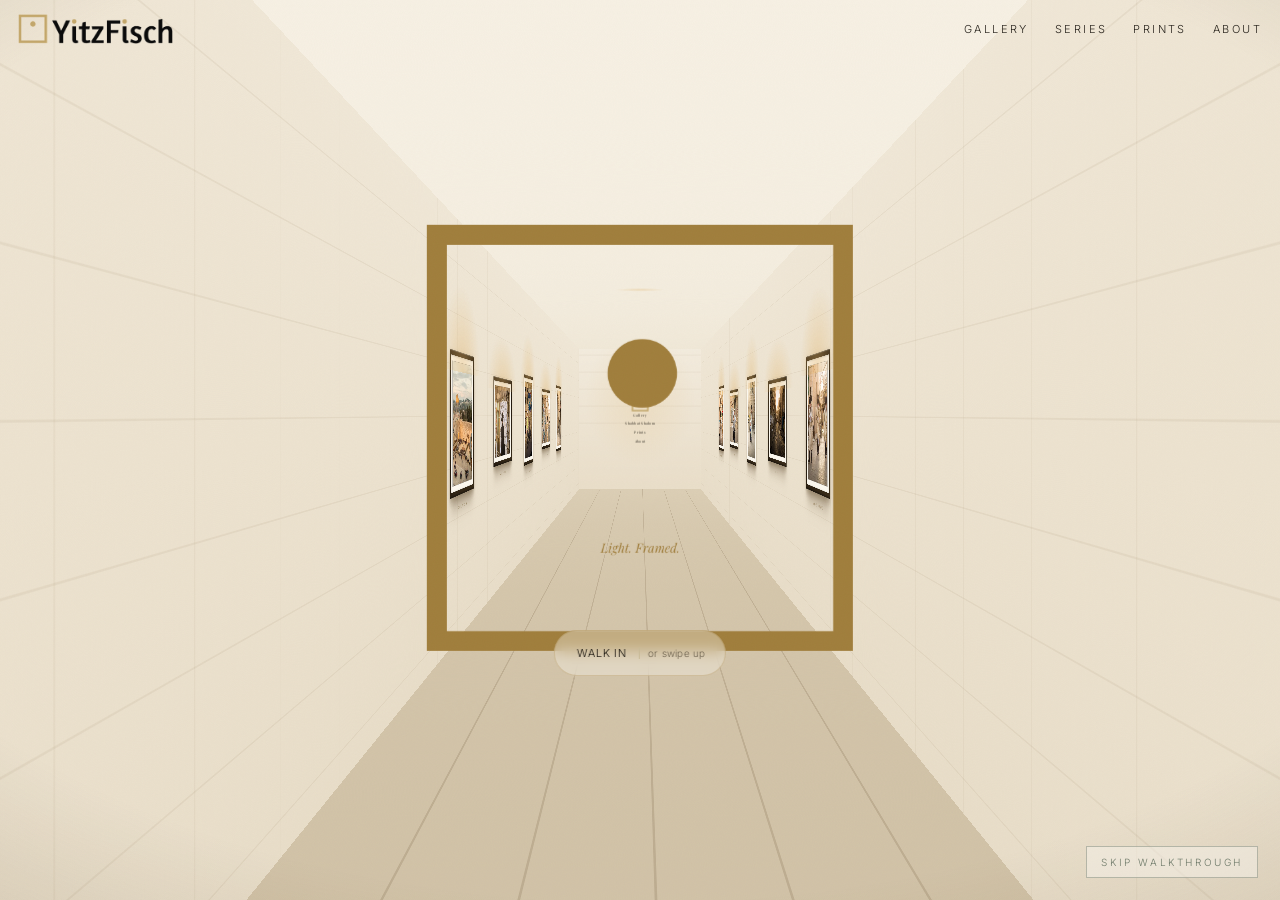
<file: index.html>
<!doctype html>
<html lang="en"><head><meta charset="utf-8"><meta name="viewport" content="width=device-width,initial-scale=1"><title>Yitz Fisch | Jerusalem &amp; Israel Fine Art Photography Prints</title><meta name="description" content="Signed fine art street and landscape photography prints of Jerusalem, the Old City and Israel by Yitz Fisch, on paper, canvas, metal and acrylic."><meta property="og:type" content="website"><meta property="og:title" content="Yitz Fisch | Jerusalem &amp; Israel Fine Art Photography Prints"><meta property="og:description" content="Signed fine art prints of Jerusalem, the Old City and Israel by Yitz Fisch."><meta property="og:url" content="https://yitzfisch.com/"><meta property="og:image" content="https://yitzfisch.com/img/gallery.webp"><meta name="twitter:card" content="summary_large_image"><link rel="icon" href="/favicon.ico" sizes="48x48 32x32 16x16"><link rel="icon" type="image/png" sizes="96x96" href="/favicon-96.png"><link rel="apple-touch-icon" href="/apple-touch-icon.png"><link rel="stylesheet" href="./site.css"><style>
.gallery-more-wrap{text-align:center;margin:32px 0 8px}
#galleryMore{cursor:pointer;background:none;border:1px solid #b8933e;color:#b8933e;font:inherit;letter-spacing:.18em;text-transform:uppercase;font-size:.72rem;padding:.9em 2.4em;transition:background .25s,color .25s}
#galleryMore:hover{background:#b8933e;color:#fbf7ee}
.price-wrap{max-width:720px;margin:30px auto 10px;padding:0 18px;text-align:center}
.price-launch{display:inline-block;margin:0 0 18px;padding:.5em 1.4em;border:1px solid #b8933e;border-radius:2px;color:#8a6a24;letter-spacing:.14em;text-transform:uppercase;font-size:.7rem}
.price-table{width:100%;border-collapse:collapse;font-size:.92rem;color:#3c2c14}
.price-table th{font-weight:600;text-transform:uppercase;letter-spacing:.1em;font-size:.64rem;color:#8a6a24;padding:0 0 10px;border-bottom:1px solid #b8933e}
.price-table td{padding:11px 0;border-bottom:1px solid rgba(184,147,62,.22);text-align:right}
.price-table td:first-child,.price-table th:first-child{text-align:left}
.price-table tr:last-child td{border-bottom:none}
.price-note{margin:16px auto 0;max-width:560px;font-size:.74rem;line-height:1.5;color:#6b5a3c}
@media(max-width:480px){.price-table{font-size:.8rem}.price-table th{font-size:.58rem}.price-wrap{padding:0 10px}}
/* The phone renderer is flat WebGL plus HTML overlays. Clip its enlarged,
   hidden gate so Android cannot count it as overflow after the footer.
   Desktop preserve-3d is deliberately not clipped. */
body.phonewalk .stage{overflow:hidden}
/* Desktop series strip: hover arrows on both sides. Hidden on touch and phones. */
.strip-wrap{position:relative}
.strip-arrow{display:none}
@media(min-width:901px) and (hover:hover) and (pointer:fine){
.strip-arrow{display:flex;align-items:center;justify-content:center;position:absolute;top:190px;width:52px;height:52px;border-radius:50%;z-index:5;border:1px solid #b8933e;background:rgba(251,247,238,.94);box-shadow:0 4px 14px rgba(60,44,20,.22);padding:0 0 4px;cursor:pointer;color:#8a6a24;font-size:2rem;line-height:1;transition:opacity .25s,background .2s,color .2s}
.strip-arrow.prev{left:-26px}
.strip-arrow.next{right:-26px}
.strip-arrow:hover{background:#b8933e;color:#fbf7ee}
.strip-arrow[disabled]{opacity:0;pointer-events:none}
.strip.hovering{scroll-snap-type:none!important}
}

/* Desktop gallery: five narrower columns. Phones (<=900px) keep their layout. */
@media(min-width:901px){.site-scroll .masonry{columns:5;column-gap:14px}.site-scroll .m-item{margin-bottom:14px}}

/* Keep the early walk speed, then cross the empty final stretch faster. */
body.phonewalk #walk{height:calc(var(--site-height) * 2.0)}
</style></head><body class="loading"><div class="site-scroll"><div id="site-root">

<div id="loader">
  <div class="ld-dot"></div>
  <div class="ld-name">YITZFISCH</div>
  <div class="ld-tag">Light. Framed.</div>
  <div class="ld-bar"><i id="ldFill"></i></div>
  <div class="ld-pct" id="ldPct">0%</div>
</div>

<nav id="nav">
  <a class="nav-brand" href="#top">
    <img class="logo-img" width="760" height="147" src="[data-uri]" alt="YitzFisch">
  </a>
  <div class="nav-links">
    <a href="#gallery">Gallery</a>
    <a href="#shabbat">Series</a>
    <a href="#prints">Prints</a>
    <a href="#about">About</a>
  </div>
</nav>

<!-- ───────── WALKTHROUGH ───────── -->
<div id="walk">
  <div class="stage" id="top">
    <div class="scene">
      <div class="world" id="world">
        <div class="plane wall"    id="wallL"></div>
        <div class="plane wall"    id="wallR"></div>
        <div class="plane floor"   id="floor"></div>
        <div class="plane ceiling" id="ceil"></div>
        <div class="plane gate" id="gate">
          <span class="gate-dot"></span>

          <div class="gate-tag">Light. Framed.</div>
        </div>
        <div class="plane backwall" id="backwall">
          <img class="bw-logo" src="[data-uri]" width="284" height="286" alt="YitzFisch logo" style="width:120px;max-width:none;">
          <div class="bw-menu">
            <a class="bw-link" href="#gallery">Gallery</a>
            <a class="bw-link" href="#shabbat">Shabbat Shalom</a>
            <a class="bw-link" href="#prints">Prints</a>
            <a class="bw-link" href="#about">About</a>
          </div>
        </div>
      </div>
    </div>
    <div class="vignette"></div>
    <div class="grain"></div>
    <div class="hint" id="hint">
      <div class="pill">Scroll to walk in</div>
      <div class="chev"></div>
      <div class="chev"></div>
    </div>
    <a class="skip" href="#gallery">Skip walkthrough</a>
  </div>
</div>

<!-- ───────── GALLERY ───────── -->
<main>
<section id="gallery">
  <div>
    <div class="sec-label">Portfolio</div>
    <h2 class="sec-title">The Gallery</h2>
    <div class="gold-line"></div>
    <p class="sec-sub">Street photography from Jerusalem — its stone, its light, its people. Tap any photograph to view it full screen.</p>
  </div>
  <div class="masonry" id="masonry"></div>
  <div class="gallery-more-wrap"><button id="galleryMore" type="button">View more</button></div>
</section>

<section id="shabbat">
  <div>
    <div class="sec-label">Series</div>
    <h2 class="sec-title">Shabbat Shalom</h2>
    <div class="gold-line"></div>
    <p class="sec-sub">A series documenting the arrival of Shabbat across Jerusalem's neighborhoods — the quiet before, the candles, the streets emptying into stillness.</p>
  </div>
  <div class="strip-wrap">
    <button class="strip-arrow prev" id="stripPrev" type="button" aria-label="Scroll series left">&#8249;</button>
    <div class="strip" id="strip"></div>
    <button class="strip-arrow next" id="stripNext" type="button" aria-label="Scroll series right">&#8250;</button>
  </div>
</section>
<script>
(function(){
  var s=document.getElementById('strip'),p=document.getElementById('stripPrev'),n=document.getElementById('stripNext');
  if(!s||!p||!n||!window.matchMedia('(hover:hover) and (pointer:fine)').matches)return;
  var dir=0,raf=0,last=0;
  function upd(){var m=s.scrollWidth-s.clientWidth;p.disabled=s.scrollLeft<=2;n.disabled=s.scrollLeft>=m-2;}
  function step(t){
    if(!dir){raf=0;s.classList.remove('hovering');return;}
    var dt=Math.min(40,t-last);last=t;
    s.scrollLeft+=dir*dt*0.9;upd();
    raf=requestAnimationFrame(step);
  }
  function go(d){dir=d;if(d&&!raf){s.classList.add('hovering');last=performance.now();raf=requestAnimationFrame(step);}}
  p.addEventListener('mouseenter',function(){go(-1)});
  n.addEventListener('mouseenter',function(){go(1)});
  p.addEventListener('mouseleave',function(){go(0)});
  n.addEventListener('mouseleave',function(){go(0)});
  s.addEventListener('scroll',upd,{passive:true});
  window.addEventListener('resize',upd);
  setInterval(upd,800);
  upd();
})();
</script>

<!-- ───────── ABOUT ───────── -->
<section id="about">
  <div class="wrap">
    <img class="portrait" id="portrait" alt="From Yitz Fisch's photographs">
    <div>
      <div class="sec-label">The Photographer</div>
      <h2 class="sec-title">About Yitz</h2>
      <div class="gold-line"></div>
      <p>Yitz Fisch is a New York City photographer with a deep connection to Israel. His photographs follow its light and everyday life, finding beauty in quiet streets, passing moments and the people who give a place its soul.</p>
      <p>From New York City to Israel, his work is drawn to the way light reveals a place and the lives within it.</p>
      <a class="ig" href="https://instagram.com/yitzfisch" target="_blank" rel="noopener">@yitzfisch on Instagram</a>
    </div>
  </div>
</section>

<!-- ───────── PRINTS ───────── -->
<section id="prints">
  <div>
    <div class="sec-label">Collect</div>
    <h2 class="sec-title">Available Prints</h2>
    <div class="gold-line"></div>
    <p class="sec-sub">Museum quality fine art prints, signed and numbered in editions of 25. Launch pricing below.</p>
  </div>
  <div class="price-wrap">
    <div class="price-launch">Launch offer · 10% off every print through November 30</div>
    <table class="price-table">
      <thead><tr><th>Size</th><th>Paper</th><th>Canvas</th><th>Metal</th><th>Acrylic</th></tr></thead>
      <tbody>
        <tr><td>8x12</td><td>$35</td><td>$110</td><td>$150</td><td>$150</td></tr>
        <tr><td>12x18</td><td>$60</td><td>$165</td><td>$250</td><td>$250</td></tr>
        <tr><td>16x24</td><td>$95</td><td>$250</td><td>$375</td><td>$375</td></tr>
        <tr><td>20x30</td><td>$135</td><td>$300</td><td>$525</td><td>$525</td></tr>
        <tr><td>24x36</td><td>$175</td><td>$395</td><td>$650</td><td>$650</td></tr>
      </tbody>
    </table>
    <p class="price-note">Unframed archival paper, gallery wrap canvas, metal, or face mounted acrylic. The 10% launch discount is applied to your order.</p>
    <div style="text-align:center;margin:26px 0 4px">
      <button type="button" onclick="openWallPreview()" style="cursor:pointer;background:#b8933e;border:1px solid #b8933e;color:#fbf7ee;font:inherit;letter-spacing:.18em;text-transform:uppercase;font-size:.72rem;padding:.9em 2.4em;transition:opacity .25s">See it on your wall</button>
    </div>
  </div>
  <div class="prints-grid" id="printsGrid"></div>
</section>

</main>
<footer>
  <img class="logo-img" width="760" height="147" data-logo alt="YitzFisch">
  <div class="f-tag">Light. Framed.</div>
  <div class="f-links">
    <a href="mailto:info@yitzfisch.com">info@yitzfisch.com</a>
    <a href="https://instagram.com/yitzfisch" target="_blank" rel="noopener">@yitzfisch</a>
  </div>
  <div class="f-copy">© 2026 YITZFISCH · JERUSALEM</div>
</footer>

<!-- lightbox -->
<div id="lb">
  <button type="button" class="x" id="lbX">✕</button>
  <button type="button" class="ar prev" id="lbP">‹</button>
  <button type="button" class="ar next" id="lbN">›</button>
  <img id="lbImg" alt="">
  <div class="info"><b id="lbT"></b><span id="lbL"></span><p id="lbC"></p><a id="lbNo" href="#"></a></div>
</div>


<!-- See it on your wall -->
<div id="wallModal" style="display:none;position:fixed;inset:0;background:rgba(0,0,0,.7);z-index:10000;align-items:center;justify-content:center;padding:18px">
  <div style="position:relative;width:100%;max-width:1150px;height:90vh;background:#fbf7ee;border-radius:14px;overflow:hidden;box-shadow:0 20px 60px rgba(0,0,0,.4)">
    <button type="button" onclick="closeWallPreview()" aria-label="Close" style="position:absolute;top:10px;right:12px;z-index:2;border:none;background:rgba(0,0,0,.08);width:34px;height:34px;border-radius:50%;font-size:18px;line-height:1;cursor:pointer">&times;</button>
    <iframe id="wallFrame" title="See it on your wall" data-src="/wall-preview/" style="width:100%;height:100%;border:0;display:block"></iframe>
  </div>
</div>
<script>
function openWallPreview(){var f=document.getElementById('wallFrame');if(!f.getAttribute('src'))f.setAttribute('src',f.dataset.src);document.getElementById('wallModal').style.display='flex';document.body.style.overflow='hidden';}
function closeWallPreview(){document.getElementById('wallModal').style.display='none';document.body.style.overflow='';}
document.addEventListener('keydown',function(e){if(e.key==='Escape')closeWallPreview();});
document.getElementById('wallModal').addEventListener('click',function(e){if(e.target===this)closeWallPreview();});
</script>

</div></div><script src="./site.js" defer></script></body></html>
</file>
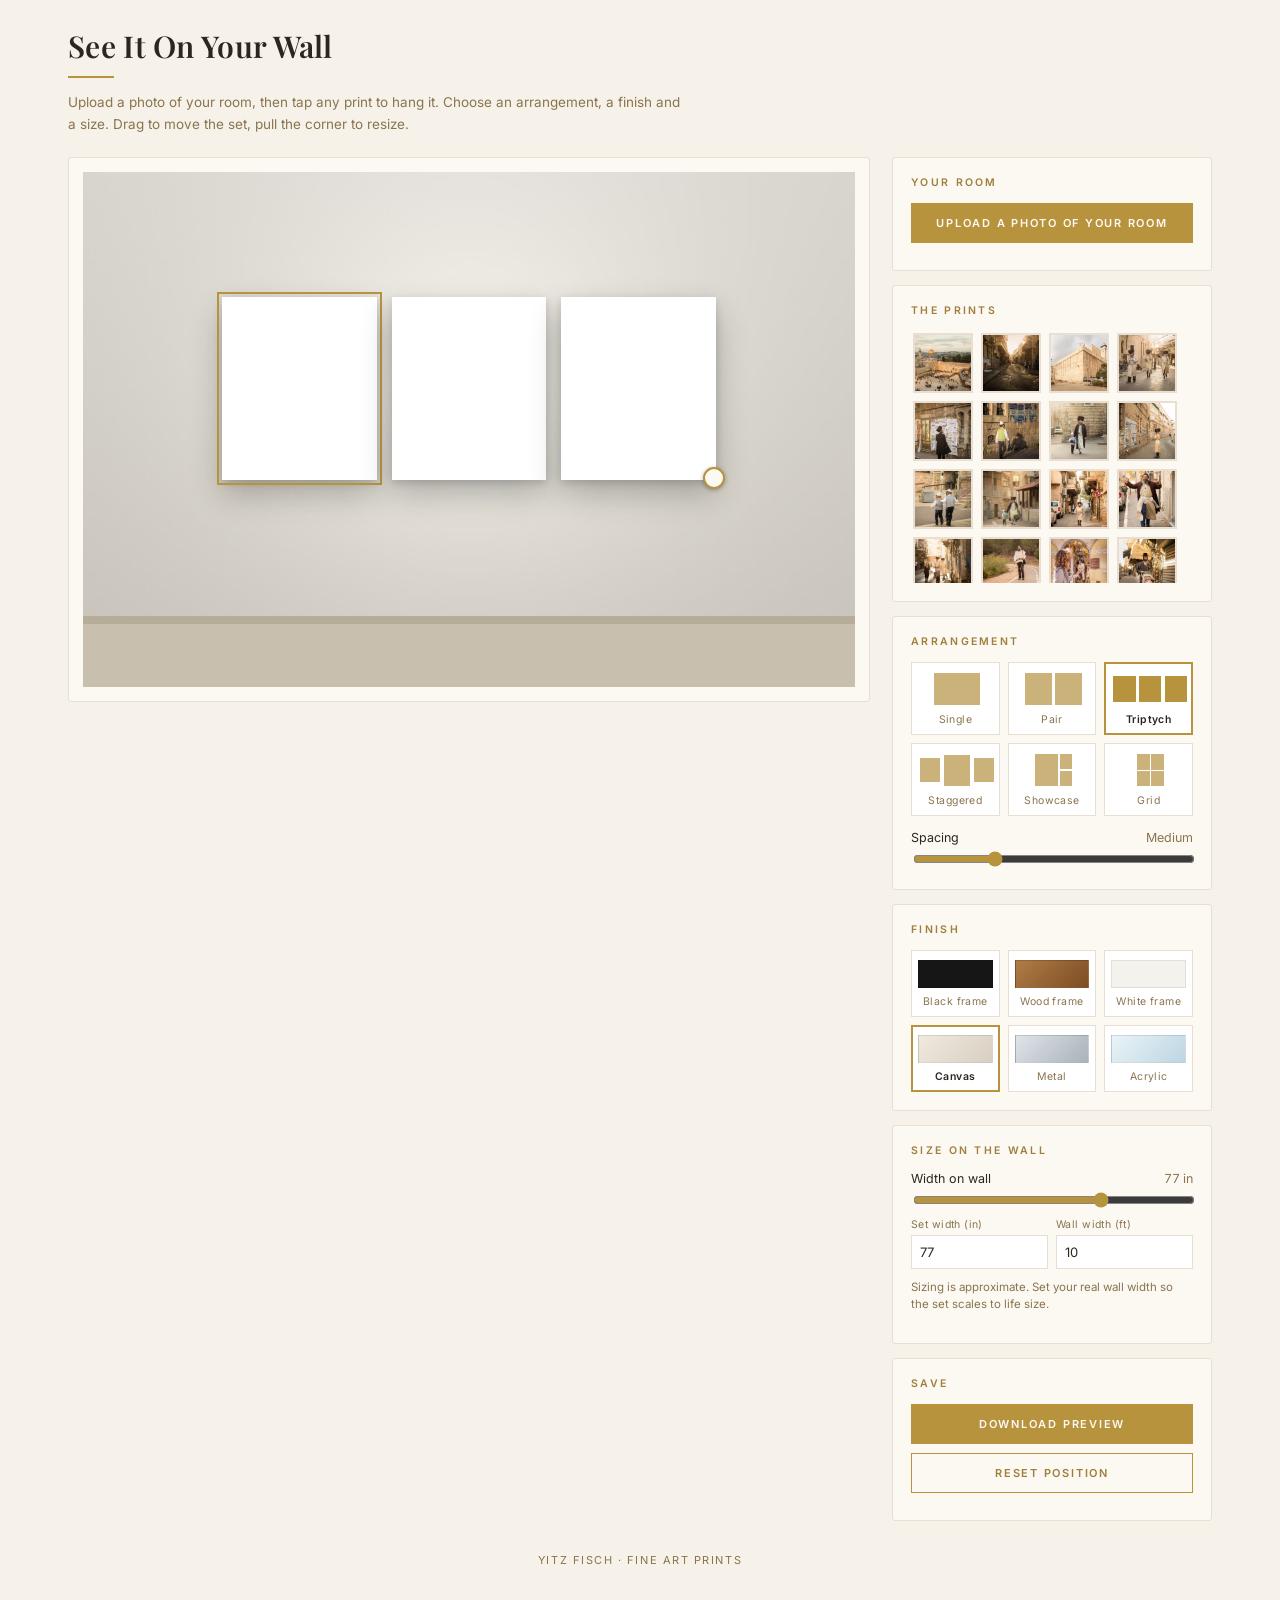
<file: wall-preview/index.html>
<!DOCTYPE html>
<html lang="en">
<head>
<meta charset="utf-8">
<meta name="viewport" content="width=device-width, initial-scale=1">
<title>See It On Your Wall · Yitz Fisch</title>
<link rel="preconnect" href="https://fonts.googleapis.com">
<link rel="preconnect" href="https://fonts.gstatic.com" crossorigin>
<link href="https://fonts.googleapis.com/css2?family=Playfair+Display:wght@500;600&family=Inter:wght@400;500;600&display=swap" rel="stylesheet">
<style>
  :root{
    --bg:#f6f2ea; --panel:#fcf9f3; --ink:#2b2620; --muted:#8a744e;
    --line:#e8dfd2; --gold:#b8933e; --gold-dark:#a07e3c; --radius:3px;
  }
  *{box-sizing:border-box}
  html,body{margin:0;background:var(--bg);color:var(--ink);
    font-family:'Inter',-apple-system,BlinkMacSystemFont,Helvetica,Arial,sans-serif;}
  .wrap{max-width:1180px;margin:0 auto;padding:26px 18px 60px;}
  h1{font-family:'Playfair Display',Georgia,serif;font-weight:600;font-size:30px;margin:0 0 4px;letter-spacing:.01em}
  .gold-line{width:46px;height:2px;background:var(--gold);margin:10px 0 14px}
  .sub{color:var(--muted);font-size:13.5px;margin:0 0 22px;line-height:1.6;max-width:620px}
  .layout{display:grid;grid-template-columns:1fr 320px;gap:22px;align-items:start}
  @media(max-width:860px){.layout{grid-template-columns:1fr}}
  .stageCard{background:var(--panel);border:1px solid var(--line);border-radius:var(--radius);padding:14px}
  #stage{position:relative;width:100%;overflow:hidden;background:#ddd;user-select:none;touch-action:none}
  #wall{position:absolute;inset:0;width:100%;height:100%;object-fit:cover;display:block;pointer-events:none}
  #art{position:absolute;cursor:grab}
  #art.dragging{cursor:grabbing}
  #arrangement{position:absolute;inset:0}
  .frame{position:absolute;background:#111;box-sizing:border-box;
    box-shadow:0 18px 38px rgba(0,0,0,.34),0 4px 10px rgba(0,0,0,.22)}
  .frame.sel{outline:2px solid var(--gold);outline-offset:3px}
  .mat{width:100%;height:100%;box-sizing:border-box;background:#fff}
  .imgwrap{position:relative;width:100%;height:100%;line-height:0}
  .art-img{display:block;width:100%;height:100%;object-fit:cover}
  .sheen{position:absolute;inset:0;pointer-events:none;mix-blend-mode:screen;opacity:0;
    background:linear-gradient(120deg,rgba(255,255,255,.55) 0%,rgba(255,255,255,0) 32%,rgba(255,255,255,0) 70%,rgba(255,255,255,.22) 100%)}
  #handle{position:absolute;right:-9px;bottom:-9px;width:22px;height:22px;border-radius:50%;
    background:#fcf9f3;border:2px solid var(--gold);cursor:nwse-resize;box-shadow:0 1px 4px rgba(0,0,0,.3);touch-action:none;z-index:5}
  .panel{background:var(--panel);border:1px solid var(--line);border-radius:var(--radius);padding:18px;margin-bottom:14px}
  .panel h2{font-size:10.5px;letter-spacing:.22em;text-transform:uppercase;color:var(--gold-dark);margin:0 0 14px;font-weight:600}
  .btn{display:inline-flex;align-items:center;justify-content:center;width:100%;
    padding:12px 14px;border:1px solid var(--gold);background:transparent;color:var(--gold-dark);
    font-family:inherit;font-size:11px;font-weight:600;letter-spacing:.16em;text-transform:uppercase;
    cursor:pointer;transition:.2s;margin-bottom:9px}
  .btn:hover{background:var(--gold);color:#fcf9f3}
  .btn.primary{background:var(--gold);color:#fcf9f3}
  .btn.primary:hover{background:var(--gold-dark)}
  .grid3{display:grid;grid-template-columns:repeat(3,1fr);gap:8px}
  .chip{border:1px solid var(--line);padding:9px 6px 8px;background:#fff;cursor:pointer;
    text-align:center;font-size:10.5px;letter-spacing:.04em;color:var(--muted);transition:.18s}
  .chip:hover{border-color:#cbb27a}
  .chip.active{border-color:var(--gold);color:var(--ink);font-weight:600;box-shadow:0 0 0 1px var(--gold) inset}
  .chip .swatch{height:28px;margin-bottom:7px;border:1px solid rgba(0,0,0,.08)}
  .chip .prev{position:relative;height:34px;margin-bottom:7px}
  .chip .prev span{position:absolute;background:#cbb27a;transition:.18s}
  .chip.active .prev span{background:var(--gold)}
  .gallery{display:flex;flex-wrap:wrap;gap:8px;margin-top:2px;max-height:252px;overflow:auto;padding:2px}
  .thumb{position:relative;width:60px;height:60px;overflow:hidden;border:2px solid var(--line);cursor:pointer;background:#eee}
  .thumb:hover{border-color:var(--gold)}
  .thumb img{width:100%;height:100%;object-fit:cover;display:block}
  .row{display:flex;align-items:center;justify-content:space-between;gap:10px;margin:14px 0 4px}
  .row label{font-size:12.5px;color:var(--ink)}
  .row .val{font-size:12.5px;color:var(--muted);font-variant-numeric:tabular-nums}
  input[type=range]{width:100%;accent-color:var(--gold)}
  .mini{display:flex;gap:8px;margin-top:6px}
  .mini .field{flex:1}
  .mini label{display:block;font-size:10.5px;color:var(--muted);margin-bottom:4px;letter-spacing:.04em}
  .mini input{width:100%;padding:8px;border:1px solid var(--line);background:#fff;font-size:13px;color:var(--ink);font-family:inherit}
  .note{font-size:11.5px;color:var(--muted);line-height:1.5;margin-top:10px}
  .hiddenfile{display:none}
  footer{margin-top:18px;color:var(--muted);font-size:11px;text-align:center;letter-spacing:.14em;text-transform:uppercase}
</style>
</head>
<body>
<div class="wrap">
  <h1>See It On Your Wall</h1>
  <div class="gold-line"></div>
  <p class="sub">Upload a photo of your room, then tap any print to hang it. Choose an arrangement, a finish and a size. Drag to move the set, pull the corner to resize.</p>

  <div class="layout">
    <div class="stageCard">
      <div id="stage">
        <img id="wall" alt="room wall">
        <div id="art">
          <div id="arrangement"></div>
          <div id="handle" title="drag to resize"></div>
        </div>
      </div>
    </div>

    <div>
      <div class="panel">
        <h2>Your Room</h2>
        <button class="btn primary" id="wallBtn">Upload a photo of your room</button>
        <input type="file" id="wallFile" class="hiddenfile" accept="image/*">
      </div>

      <div class="panel">
        <h2>The Prints</h2>
        <div class="gallery" id="gallery"></div>
        <p class="note" id="galEmpty">Loading the collection</p>
        <button class="btn" id="artBtn" style="display:none;margin-top:10px">Add photos</button>
        <input type="file" id="artFile" class="hiddenfile" accept="image/*" multiple>
      </div>

      <div class="panel">
        <h2>Arrangement</h2>
        <div class="grid3" id="layouts"></div>
        <div class="row"><label>Spacing</label><span class="val" id="gapVal">Medium</span></div>
        <input type="range" id="gapRange" min="0" max="100" value="28" step="1">
      </div>

      <div class="panel">
        <h2>Finish</h2>
        <div class="grid3" id="styles"></div>
      </div>

      <div class="panel">
        <h2>Size on the Wall</h2>
        <div class="row"><label>Width on wall</label><span class="val" id="sizeVal">24 in</span></div>
        <input type="range" id="sizeRange" min="8" max="110" value="24" step="1">
        <div class="mini">
          <div class="field"><label>Set width (in)</label><input type="number" id="printIn" value="24" min="4" max="160"></div>
          <div class="field"><label>Wall width (ft)</label><input type="number" id="wallFt" value="10" min="4" max="40"></div>
        </div>
        <p class="note">Sizing is approximate. Set your real wall width so the set scales to life size.</p>
      </div>

      <div class="panel">
        <h2>Save</h2>
        <button class="btn primary" id="dlBtn">Download preview</button>
        <button class="btn" id="resetBtn">Reset position</button>
      </div>
    </div>
  </div>
  <footer>Yitz Fisch · Fine Art Prints</footer>
</div>

<script>
(function(){
  var stage=document.getElementById('stage');
  var wall=document.getElementById('wall');
  var art=document.getElementById('art');
  var arrangement=document.getElementById('arrangement');
  var handle=document.getElementById('handle');

  // ---- print finishes ----
  var STYLES={
    framedBlack:{name:'Black frame',swatch:'#161616',frame:'#161616',mat:0.06,matColor:'#fff',th:0.05,sheen:0,wrap:0,shadow:'strong'},
    framedWood:{name:'Wood frame',swatch:'linear-gradient(135deg,#b07b45,#7c4e24)',frame:'linear-gradient(135deg,#b07b45,#7c4e24)',mat:0.06,matColor:'#faf8f3',th:0.045,sheen:0,wrap:0,shadow:'strong'},
    framedWhite:{name:'White frame',swatch:'#f4f2ec',frame:'#f4f2ec',mat:0.055,matColor:'#fff',th:0.045,sheen:0,wrap:0,shadow:'soft'},
    canvas:{name:'Canvas',swatch:'linear-gradient(135deg,#efe9df,#d8cfc0)',frame:'none',mat:0,th:0,sheen:0,wrap:1,shadow:'soft'},
    metal:{name:'Metal',swatch:'linear-gradient(135deg,#dfe4e8,#a9b2ba)',frame:'none',mat:0,th:0,sheen:0.5,wrap:0,shadow:'crisp'},
    acrylic:{name:'Acrylic',swatch:'linear-gradient(135deg,#eaf3f7,#bcd6e2)',frame:'none',mat:0,th:0,sheen:0.6,wrap:0,shadow:'float'}
  };
  var styleOrder=['framedBlack','framedWood','framedWhite','canvas','metal','acrylic'];
  var current='canvas';

  // ---- arrangements ----
  // Each returns slot rects in units of group width (x,y,w,h), plus total height H.
  var SLOT_R=0.85; // w/h of a piece in multi layouts
  var LAYOUTS={
    single:{name:'Single',calc:function(g,r){var h=1/(r||1.4);return {H:h,rects:[{x:0,y:0,w:1,h:h}]};}},
    pair:{name:'Pair',calc:function(g){var w=(1-g)/2,h=w/SLOT_R;
      return {H:h,rects:[{x:0,y:0,w:w,h:h},{x:w+g,y:0,w:w,h:h}]};}},
    trio:{name:'Triptych',calc:function(g){var w=(1-2*g)/3,h=w/SLOT_R;
      return {H:h,rects:[{x:0,y:0,w:w,h:h},{x:w+g,y:0,w:w,h:h},{x:2*(w+g),y:0,w:w,h:h}]};}},
    staggered:{name:'Staggered',calc:function(g){var s=(1-2*g)/3.3,c=1.3*s,sh=s/SLOT_R,ch=c/SLOT_R,sy=(ch-sh)/2;
      return {H:ch,rects:[{x:0,y:sy,w:s,h:sh},{x:s+g,y:0,w:c,h:ch},{x:s+g+c+g,y:sy,w:s,h:sh}]};}},
    showcase:{name:'Showcase',calc:function(g){var S=(1-g)*0.36,L=(1-g)*0.64,sh=S/SLOT_R,H=2*sh+g;
      return {H:H,rects:[{x:0,y:0,w:L,h:H},{x:L+g,y:0,w:S,h:sh},{x:L+g,y:sh+g,w:S,h:sh}]};}},
    grid:{name:'Grid',calc:function(g){var w=(1-g)/2,h=w/SLOT_R,H=2*h+g;
      return {H:H,rects:[{x:0,y:0,w:w,h:h},{x:w+g,y:0,w:w,h:h},{x:0,y:h+g,w:w,h:h},{x:w+g,y:h+g,w:w,h:h}]};}}
  };
  var layoutOrder=['single','pair','trio','staggered','showcase','grid'];
  var defaultWidth={single:24,pair:46,trio:64,staggered:66,showcase:52,grid:46};
  var layout='trio';

  // ---- state ----
  var cx=50, cy=42, wPct=64, gapPct=0.03;
  var wallRatio=1.5;
  var gallery=[];          // {src, ratio, title}
  var assign=[];           // gallery index per slot, or null
  var selectedSlot=0;
  var placeholderArtSrc;

  function slotCount(){ return LAYOUTS[layout].calc(gapPct,1.4).rects.length; }
  function curRatio(){ var gi=assign[0]; return (gi!=null&&gallery[gi])?gallery[gi].ratio:1.4; }

  // ---- chips ----
  var stylesEl=document.getElementById('styles');
  styleOrder.forEach(function(k){
    var s=STYLES[k];
    var c=document.createElement('div');
    c.className='chip'+(k===current?' active':''); c.dataset.k=k;
    c.innerHTML='<div class="swatch" style="background:'+s.swatch+'"></div>'+s.name;
    c.addEventListener('click',function(){ current=k;
      stylesEl.querySelectorAll('.chip').forEach(function(x){x.classList.remove('active')});
      c.classList.add('active'); render(); });
    stylesEl.appendChild(c);
  });
  var layoutsEl=document.getElementById('layouts');
  layoutOrder.forEach(function(k){
    var c=document.createElement('div');
    c.className='chip'+(k===layout?' active':''); c.dataset.k=k;
    var prev=document.createElement('div'); prev.className='prev';
    // draw a miniature of the arrangement
    var m=LAYOUTS[k].calc(0.05,1.45);
    var sc=Math.min(74, 32/m.H); // px per unit: fit 74px wide, 32px tall
    m.rects.forEach(function(r){
      var b=document.createElement('span');
      b.style.left=((78-sc)/2 + r.x*sc)+'px';
      b.style.top=((34-m.H*sc)/2 + r.y*sc)+'px';
      b.style.width=Math.max(3,r.w*sc)+'px';
      b.style.height=Math.max(3,r.h*sc)+'px';
      prev.appendChild(b);
    });
    c.appendChild(prev);
    c.appendChild(document.createTextNode(LAYOUTS[k].name));
    c.addEventListener('click',function(){ setLayout(k); });
    layoutsEl.appendChild(c);
  });
  function markLayout(){ layoutsEl.querySelectorAll('.chip').forEach(function(x){x.classList.toggle('active',x.dataset.k===layout);}); }
  function setLayout(k){ layout=k; wPct=defaultWidth[k]; selectedSlot=0; ensureAssign(); markLayout(); render(); }

  // ---- placeholders ----
  function placeholderWall(){
    var c=document.createElement('canvas');c.width=1200;c.height=800;var x=c.getContext('2d');
    var g=x.createLinearGradient(0,0,0,800);g.addColorStop(0,'#efece5');g.addColorStop(1,'#ddd8cd');
    x.fillStyle=g;x.fillRect(0,0,1200,800);
    var r=x.createRadialGradient(600,320,120,600,320,780);
    r.addColorStop(0,'rgba(255,255,255,.2)');r.addColorStop(1,'rgba(0,0,0,.1)');
    x.fillStyle=r;x.fillRect(0,0,1200,800);
    x.fillStyle='#c9bfae';x.fillRect(0,700,1200,100);x.fillStyle='#b7ac98';x.fillRect(0,690,1200,12);
    return c.toDataURL('image/jpeg',0.9);
  }
  function placeholderArt(){
    var c=document.createElement('canvas');c.width=800;c.height=640;var x=c.getContext('2d');
    var g=x.createLinearGradient(0,0,800,640);g.addColorStop(0,'#3a4b5c');g.addColorStop(1,'#c88a52');
    x.fillStyle=g;x.fillRect(0,0,800,640);
    x.fillStyle='rgba(255,255,255,.85)';x.textAlign='center';x.font='500 26px Inter,Arial';
    x.fillText('tap a print',400,330);
    return c.toDataURL('image/jpeg',0.9);
  }

  function setWall(src){
    var i=new Image();
    i.onload=function(){ wallRatio=i.naturalWidth/i.naturalHeight; wall.src=src; layoutStage(); render(); };
    i.src=src;
  }
  function layoutStage(){ var w=stage.clientWidth; stage.style.height=(w/wallRatio)+'px'; }

  // ---- geometry (shared by render + export) ----
  function geom(sw,sh){
    var wPx=wPct/100*sw;
    var L=LAYOUTS[layout].calc(gapPct,curRatio());
    var rects=L.rects.map(function(r){ return {x:r.x*wPx,y:r.y*wPx,w:r.w*wPx,h:r.h*wPx}; });
    var groupW=wPx, groupH=L.H*wPx;
    var left=cx/100*sw-groupW/2, top=cy/100*sh-groupH/2;
    var refW=Math.min.apply(null,rects.map(function(r){return r.w;}));
    return {wPx:wPx,rects:rects,groupW:groupW,groupH:groupH,left:left,top:top,refW:refW};
  }

  function shadowFor(s){
    var sh='0 18px 38px rgba(0,0,0,.34),0 4px 10px rgba(0,0,0,.22)';
    if(s.shadow==='soft') sh='0 14px 30px rgba(0,0,0,.24),0 3px 8px rgba(0,0,0,.14)';
    if(s.shadow==='crisp') sh='0 10px 22px rgba(0,0,0,.30),0 2px 5px rgba(0,0,0,.25)';
    if(s.shadow==='float') sh='0 26px 46px rgba(0,0,0,.30),0 6px 14px rgba(0,0,0,.18)';
    if(s.wrap) sh+=',inset -6px -6px 11px rgba(0,0,0,.26)';
    return sh;
  }

  function render(){
    var sw=stage.clientWidth, sh=stage.clientHeight; if(!sw) return;
    var g=geom(sw,sh), s=STYLES[current];
    art.style.left=g.left+'px'; art.style.top=g.top+'px';
    art.style.width=g.groupW+'px'; art.style.height=g.groupH+'px';
    arrangement.innerHTML='';
    var th=s.th*g.refW, matW=s.mat*g.refW;
    g.rects.forEach(function(r,idx){
      var gi=assign[idx];
      var src=(gi!=null && gallery[gi])?gallery[gi].src:placeholderArtSrc;
      var f=document.createElement('div'); f.className='frame'; f.dataset.slot=idx;
      f.style.left=r.x+'px'; f.style.top=r.y+'px'; f.style.width=r.w+'px'; f.style.height=r.h+'px';
      f.style.padding=th+'px';
      f.style.background=s.frame==='none'?'transparent':s.frame;
      f.style.boxShadow=shadowFor(s);
      if(idx===selectedSlot && g.rects.length>1) f.classList.add('sel');
      var mat=document.createElement('div'); mat.className='mat'; mat.style.padding=matW+'px'; mat.style.background=s.matColor||'#fff';
      var iw=document.createElement('div'); iw.className='imgwrap';
      var im=document.createElement('img'); im.className='art-img'; im.src=src; iw.appendChild(im);
      var sheen=document.createElement('div'); sheen.className='sheen'; sheen.style.opacity=s.sheen||0; iw.appendChild(sheen);
      mat.appendChild(iw); f.appendChild(mat); arrangement.appendChild(f);
    });
    var wallIn=(parseFloat(document.getElementById('wallFt').value)||10)*12;
    var printInVal=Math.round(wPct/100*wallIn);
    document.getElementById('sizeVal').textContent=printInVal+' in';
    var rg=document.getElementById('sizeRange'); if(document.activeElement!==rg) rg.value=Math.min(110,Math.max(8,printInVal));
    var pin=document.getElementById('printIn'); if(document.activeElement!==pin) pin.value=printInVal;
  }

  // ---- assignment ----
  function ensureAssign(){
    var n=slotCount();
    assign=assign.slice(0,n);
    while(assign.length<n) assign.push(null);
    var used={}; assign.forEach(function(v){ if(v!=null) used[v]=1; });
    var avail=[]; for(var i=0;i<gallery.length;i++){ if(!used[i]) avail.push(i); }
    for(var k=0;k<n;k++){ if(assign[k]==null && avail.length) assign[k]=avail.shift(); }
  }
  function assignToSelected(gi){
    var n=slotCount();
    var t=(selectedSlot!=null && selectedSlot<n)?selectedSlot:0;
    assign[t]=gi; selectedSlot=(t+1)%n; render();
  }

  // ---- size + spacing controls ----
  function applyWidthInches(inches){
    var wallIn=(parseFloat(document.getElementById('wallFt').value)||10)*12;
    wPct=Math.max(5,Math.min(100, inches/wallIn*100)); render();
  }
  document.getElementById('sizeRange').addEventListener('input',function(){applyWidthInches(parseFloat(this.value));});
  document.getElementById('printIn').addEventListener('input',function(){var v=parseFloat(this.value); if(v>0) applyWidthInches(v);});
  document.getElementById('wallFt').addEventListener('input',render);
  document.getElementById('gapRange').addEventListener('input',function(){
    gapPct=parseFloat(this.value)/100*0.11;
    var v=parseFloat(this.value);
    document.getElementById('gapVal').textContent=v<12?'Tight':v<45?'Medium':v<75?'Wide':'Extra wide';
    render();
  });

  // ---- drag + tap-to-select ----
  var drag=null;
  art.addEventListener('pointerdown',function(e){
    if(e.target===handle) return;
    art.setPointerCapture(e.pointerId); art.classList.add('dragging');
    var fr=e.target.closest? e.target.closest('.frame'):null;
    drag={x:e.clientX,y:e.clientY,cx:cx,cy:cy,moved:false,slot:fr?parseInt(fr.dataset.slot,10):null};
  });
  art.addEventListener('pointermove',function(e){
    if(!drag) return;
    var dx=e.clientX-drag.x, dy=e.clientY-drag.y;
    if(Math.abs(dx)+Math.abs(dy)>5) drag.moved=true;
    var sw=stage.clientWidth, sh=stage.clientHeight;
    cx=Math.max(0,Math.min(100, drag.cx+dx/sw*100));
    cy=Math.max(0,Math.min(100, drag.cy+dy/sh*100));
    if(drag.moved) render();
  });
  art.addEventListener('pointerup',function(e){
    if(drag && !drag.moved && drag.slot!=null && slotCount()>1){ selectedSlot=drag.slot; render(); }
    drag=null; art.classList.remove('dragging');
  });
  art.addEventListener('pointercancel',function(){drag=null;art.classList.remove('dragging');});

  // ---- resize ----
  var rez=null;
  handle.addEventListener('pointerdown',function(e){ e.stopPropagation(); handle.setPointerCapture(e.pointerId); rez={x:e.clientX,w:wPct}; });
  handle.addEventListener('pointermove',function(e){ if(!rez) return; var sw=stage.clientWidth;
    wPct=Math.max(6,Math.min(100, rez.w+(e.clientX-rez.x)/sw*100*2)); render(); });
  handle.addEventListener('pointerup',function(){rez=null;});
  handle.addEventListener('pointercancel',function(){rez=null;});

  // ---- wall upload ----
  document.getElementById('wallBtn').addEventListener('click',function(){document.getElementById('wallFile').click();});
  document.getElementById('wallFile').addEventListener('change',function(e){
    var f=e.target.files[0]; if(!f) return;
    var rd=new FileReader(); rd.onload=function(ev){setWall(ev.target.result);}; rd.readAsDataURL(f);
  });

  // ---- prints loaded from the site ----
  var galEl=document.getElementById('gallery'), galEmpty=document.getElementById('galEmpty');
  function renderGallery(){
    galEl.innerHTML=''; galEmpty.style.display=gallery.length?'none':'block';
    gallery.forEach(function(item,i){
      var t=document.createElement('div'); t.className='thumb'; t.title=item.title||'';
      var im=document.createElement('img'); im.src=item.src; im.alt=item.title||''; im.loading='lazy';
      im.addEventListener('click',function(){ assignToSelected(i); });
      t.appendChild(im); galEl.appendChild(t);
    });
  }
  function csvParse(text){
    var rows=[],row=[],cur='',q=false;
    for(var i=0;i<text.length;i++){
      var ch=text[i];
      if(q){ if(ch==='"'){ if(text[i+1]==='"'){cur+='"';i++;} else q=false; } else cur+=ch; }
      else if(ch==='"') q=true;
      else if(ch===','){ row.push(cur); cur=''; }
      else if(ch==='\n'){ row.push(cur); rows.push(row); row=[]; cur=''; }
      else if(ch!=='\r') cur+=ch;
    }
    if(cur!==''||row.length){ row.push(cur); rows.push(row); }
    return rows.filter(function(r){ return r.length>1 || (r[0]||'').trim()!==''; });
  }
  function loadPrints(){
    fetch('/content/photos.csv').then(function(r){ if(!r.ok) throw 0; return r.text(); }).then(function(t){
      var rows=csvParse(t); if(rows.length<2) throw 0;
      var head=rows[0], fi=head.indexOf('file'), ti=head.indexOf('title'), pi=head.indexOf('print');
      var items=[];
      rows.slice(1).forEach(function(r){
        var f=(r[fi]||'').trim(); if(!f) return;
        items.push({src:'/img/'+(f.indexOf('.')>=0?f:f+'.webp'), title:(r[ti]||'').trim(),
          print:(r[pi]||'').trim()?parseFloat(r[pi]):null, ratio:1.4});
      });
      if(!items.length) throw 0;
      var pr=items.filter(function(x){return x.print!=null;}).sort(function(a,b){return a.print-b.print;});
      var rest=items.filter(function(x){return x.print==null;});
      gallery=pr.concat(rest);
      selectedSlot=0; assign=[]; ensureAssign(); renderGallery(); render();
      gallery.forEach(function(item){ var im=new Image(); im.onload=function(){
        item.ratio=im.naturalWidth/im.naturalHeight; if(layout==='single') render(); }; im.src=item.src; });
    }).catch(function(){
      galEmpty.textContent='Could not load the collection. Add photos below.';
      document.getElementById('artBtn').style.display='';
    });
  }
  // fallback upload, shown only if the collection cannot load
  function loadImageFile(file,cb){
    var rd=new FileReader(); rd.onload=function(e){
      var img=new Image(); img.onload=function(){
        var max=1500,w=img.naturalWidth,h=img.naturalHeight,r=w/h;
        if(w>max||h>max){var s=Math.min(max/w,max/h);w=Math.round(w*s);h=Math.round(h*s);}
        var c=document.createElement('canvas');c.width=w;c.height=h;c.getContext('2d').drawImage(img,0,0,w,h);
        cb({src:c.toDataURL('image/jpeg',0.85),ratio:r});
      }; img.src=e.target.result;
    }; rd.readAsDataURL(file);
  }
  document.getElementById('artBtn').addEventListener('click',function(){document.getElementById('artFile').click();});
  document.getElementById('artFile').addEventListener('change',function(e){
    var files=Array.prototype.slice.call(e.target.files); if(!files.length) return;
    files.forEach(function(f){
      loadImageFile(f,function(item){ gallery.push(item); ensureAssign(); renderGallery(); render(); });
    });
    e.target.value='';
  });

  document.getElementById('resetBtn').addEventListener('click',function(){ cx=50;cy=42;wPct=defaultWidth[layout];render(); });

  // ---- save ----
  function savePng(canvas){
    canvas.toBlob(function(blob){
      (async function(){
        try{ if(window.claude && claude.use){ var d=await claude.use("downloads"); if(d){ await d.save({filename:'wall-preview.png',data:blob}); return; } } }catch(e){}
        var a=document.createElement('a'); a.download='wall-preview.png'; a.href=URL.createObjectURL(blob); a.click();
      })();
    },'image/png');
  }
  function drawCover(x,img,dx,dy,dw,dh){
    var ir=img.naturalWidth/img.naturalHeight, tr=dw/dh, sx,sy,sw2,sh2;
    if(ir>tr){ sh2=img.naturalHeight; sw2=sh2*tr; sx=(img.naturalWidth-sw2)/2; sy=0; }
    else { sw2=img.naturalWidth; sh2=sw2/tr; sx=0; sy=(img.naturalHeight-sh2)/2; }
    x.drawImage(img,sx,sy,sw2,sh2,dx,dy,dw,dh);
  }
  document.getElementById('dlBtn').addEventListener('click',function(){
    var MAXW=1800;
    var wimg=new Image(); wimg.onload=function(){
      var W=Math.min(MAXW,wimg.naturalWidth||1200), H=W/wallRatio;
      var c=document.createElement('canvas'); c.width=W; c.height=H; var x=c.getContext('2d');
      x.drawImage(wimg,0,0,W,H);
      var g=geom(W,H), s=STYLES[current];
      var th=s.th*g.refW, matW=s.mat*g.refW;
      var need={}; g.rects.forEach(function(r,idx){ var gi=assign[idx]; var src=(gi!=null&&gallery[gi])?gallery[gi].src:placeholderArtSrc; need[src]=1; });
      var srcs=Object.keys(need), imgs={}, done=0;
      if(!srcs.length){ finish(); return; }
      srcs.forEach(function(src){ var im=new Image(); im.onload=function(){ imgs[src]=im; if(++done===srcs.length) finish(); }; im.onerror=function(){ if(++done===srcs.length) finish(); }; im.src=src; });
      function finish(){
        g.rects.forEach(function(r,idx){
          var fx=g.left+r.x, fy=g.top+r.y, fw=r.w, fh=r.h;
          x.save(); x.shadowColor='rgba(0,0,0,.32)'; x.shadowBlur=W*0.018; x.shadowOffsetY=W*0.011;
          x.fillStyle=s.frame==='none'?'rgba(0,0,0,.001)':'#000'; x.fillRect(fx,fy,fw,fh); x.restore();
          if(s.frame!=='none'){
            if(typeof s.frame==='string' && s.frame.indexOf('gradient')>=0){
              var gr=x.createLinearGradient(fx,fy,fx+fw,fy+fh);
              if(current==='framedWood'){gr.addColorStop(0,'#b07b45');gr.addColorStop(1,'#7c4e24');} else {gr.addColorStop(0,'#f4f2ec');gr.addColorStop(1,'#f4f2ec');}
              x.fillStyle=gr;
            } else x.fillStyle=s.frame;
            x.fillRect(fx,fy,fw,fh);
          }
          if(matW>0){ x.fillStyle=s.matColor||'#fff'; x.fillRect(fx+th,fy+th,fw-2*th,fh-2*th); }
          var ix=fx+th+matW, iy=fy+th+matW, iw=fw-2*th-2*matW, ih=fh-2*th-2*matW;
          var gi=assign[idx]; var src=(gi!=null&&gallery[gi])?gallery[gi].src:placeholderArtSrc;
          if(imgs[src]) drawCover(x,imgs[src],ix,iy,iw,ih);
          if(s.wrap){ var eg=x.createLinearGradient(ix+iw-iw*0.14,0,ix+iw,0); eg.addColorStop(0,'rgba(0,0,0,0)'); eg.addColorStop(1,'rgba(0,0,0,.26)'); x.fillStyle=eg; x.fillRect(ix,iy,iw,ih); }
          if(s.sheen){ var sg=x.createLinearGradient(ix,iy,ix+iw,iy+ih); sg.addColorStop(0,'rgba(255,255,255,'+(0.35*s.sheen)+')'); sg.addColorStop(.32,'rgba(255,255,255,0)'); sg.addColorStop(.72,'rgba(255,255,255,0)'); sg.addColorStop(1,'rgba(255,255,255,'+(0.2*s.sheen)+')'); x.fillStyle=sg; x.fillRect(ix,iy,iw,ih); }
        });
        savePng(c);
      }
    };
    wimg.src=wall.src;
  });

  // ---- init ----
  window.addEventListener('resize',function(){layoutStage();render();});
  placeholderArtSrc=placeholderArt();
  ensureAssign(); markLayout(); renderGallery();
  setWall(placeholderWall());
  loadPrints();
})();
</script>
</body>
</html>
</file>
